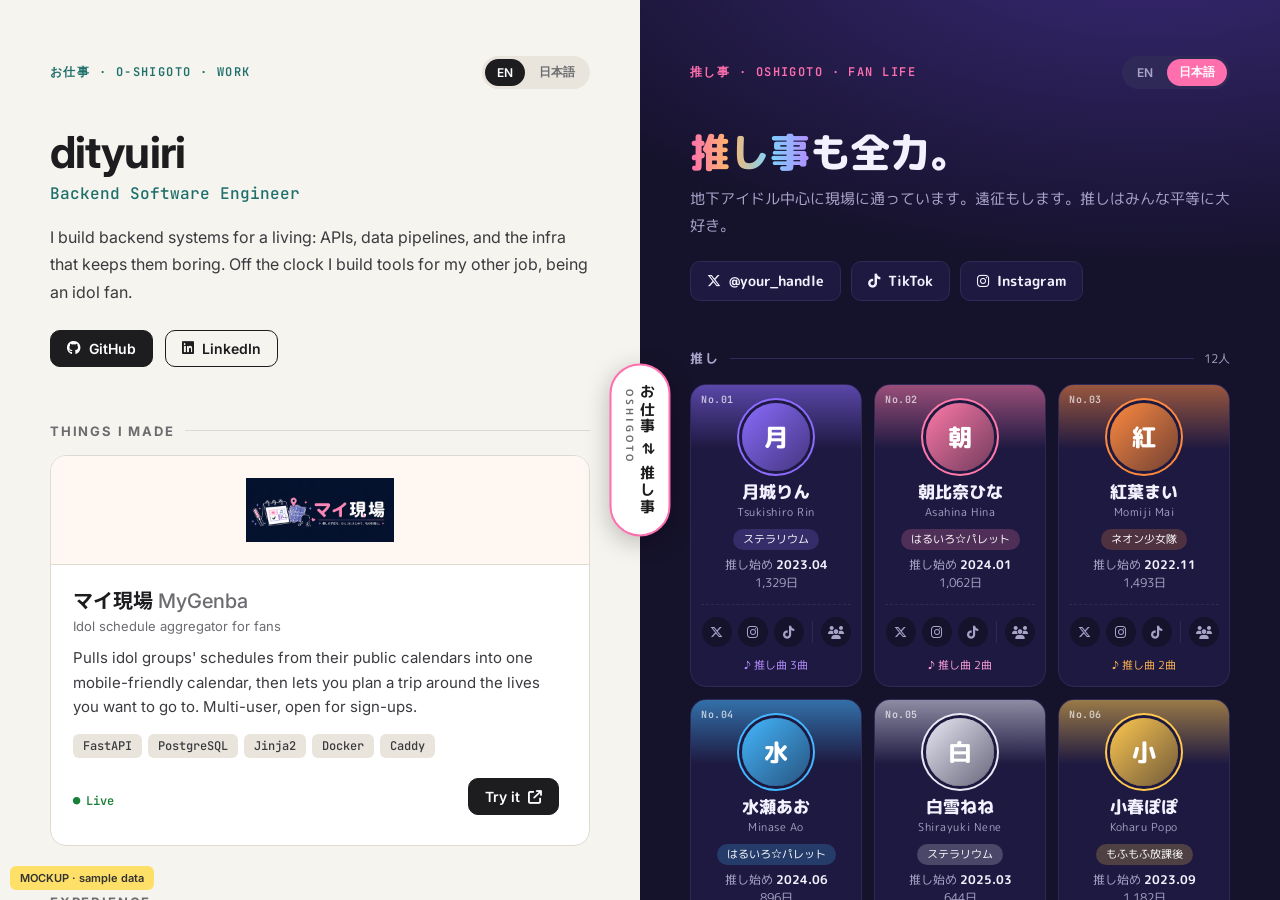
<file: mockups/index.html>
<!doctype html>
<html lang="en">
<head>
<meta charset="utf-8">
<meta name="viewport" content="width=device-width, initial-scale=1">
<title>dityuiri · おしごと</title>
<link rel="preconnect" href="https://fonts.googleapis.com">
<link href="https://fonts.googleapis.com/css2?family=JetBrains+Mono:wght@400;600&family=Inter:wght@400;500;700&family=M+PLUS+Rounded+1c:wght@400;500;700;800&family=Noto+Sans+JP:wght@400;500;700&display=swap" rel="stylesheet">
<link rel="stylesheet" href="https://cdnjs.cloudflare.com/ajax/libs/font-awesome/6.5.2/css/all.min.css">
<style>
/* MOCKUP: static data, no backend. Each side has its own fixed palette on
   purpose: the contrast between the two halves is the concept. */
:root {
  --w-bg: #f6f4ef; --w-ink: #1d1d1f; --w-mute: #6b6b70; --w-line: #dedad2;
  --w-accent: #1f6f6b; --w-card: #ffffff;
  --f-bg: #15122b; --f-bg2: #1e1940; --f-ink: #f4f1ff; --f-mute: #a9a3c9;
  --f-line: #2f2958; --f-accent: #ff6fae;
  --seam: 56px;
}
* { box-sizing: border-box; }
html, body { margin: 0; height: 100%; }
body { background: var(--w-bg); font-family: Inter, "Noto Sans JP", system-ui, sans-serif; }
a { color: inherit; }

/* ---------- layout ---------- */
.split { display: flex; height: 100vh; }
.panel { flex: 1 1 0; overflow-y: auto; transition: flex-grow .35s ease; min-width: 0; }
.split:has(.work:hover) .work, .split:has(.fan:hover) .fan { flex-grow: 1.25; }
.inner { max-width: 620px; margin: 0 auto; padding: 56px 40px 80px; }

.seam {
  position: fixed; left: 50%; top: 50%; transform: translate(-50%, -50%);
  z-index: 5; pointer-events: none; transition: left .35s ease;
}
.split:has(.work:hover) ~ .seam { left: 55.5%; }
.split:has(.fan:hover) ~ .seam { left: 44.5%; }
.seam-badge {
  writing-mode: vertical-rl; background: #fff; color: #1d1d1f; border-radius: 999px;
  padding: 18px 10px; font: 700 15px "M PLUS Rounded 1c", sans-serif; letter-spacing: .15em;
  box-shadow: 0 6px 24px rgba(0,0,0,.25); border: 2px solid var(--f-accent);
}
.seam-badge small { display: block; font-size: 10px; color: var(--w-mute); letter-spacing: .3em; margin-top: 6px; }

/* mobile tabs */
.tabs { display: none; }
@media (max-width: 820px) {
  .seam { display: none; }
  .split { display: block; height: auto; }
  .panel { overflow: visible; min-height: 100vh; }
  .panel[hidden-m] { display: none; }
  .inner { padding: 28px 16px 64px; }
  .tabs {
    display: flex; position: sticky; top: 0; z-index: 10; background: #fff;
    border-bottom: 1px solid var(--w-line);
  }
  .tabs button {
    flex: 1; border: 0; background: none; padding: 14px 0 12px; font: 700 15px "M PLUS Rounded 1c", sans-serif;
    color: var(--w-mute); border-bottom: 3px solid transparent; cursor: pointer;
  }
  .tabs button.on[data-t=work] { color: var(--w-accent); border-color: var(--w-accent); }
  .tabs button.on[data-t=fan] { color: #c2367a; border-color: var(--f-accent); }
  .tabs button small { display: block; font: 500 10px Inter, sans-serif; letter-spacing: .1em; }
}

/* ---------- shared bits ---------- */
.topbar { display: flex; justify-content: space-between; align-items: center; margin-bottom: 40px; }
.kicker { font: 600 12px "JetBrains Mono", monospace; letter-spacing: .12em; text-transform: uppercase; }
.lang { display: inline-flex; border-radius: 999px; padding: 3px; gap: 2px; }
.lang button { border: 0; border-radius: 999px; padding: 5px 12px; font: 600 12px Inter, sans-serif; cursor: pointer; background: none; }
h2 { font-size: 13px; letter-spacing: .14em; text-transform: uppercase; margin: 48px 0 16px; display: flex; align-items: center; gap: 10px; }
h2::after { content: ""; flex: 1; height: 1px; }
.chip { display: inline-block; font: 500 12px "JetBrains Mono", monospace; padding: 4px 10px; border-radius: 6px; margin: 0 6px 6px 0; }
.btn { display: inline-flex; align-items: center; gap: 8px; text-decoration: none; font-weight: 600; font-size: 14px; padding: 9px 16px; border-radius: 10px; }

/* ---------- WORK ---------- */
.work { background: var(--w-bg); color: var(--w-ink); }
.work .kicker { color: var(--w-accent); }
.work .lang { background: #e9e5dc; }
.work .lang button { color: var(--w-mute); }
.work .lang button.on { background: var(--w-ink); color: #fff; }
.work h1 { font: 700 44px/1.05 Inter, "Noto Sans JP", sans-serif; letter-spacing: -.02em; margin: 0 0 8px; }
.work .role { font: 500 16px "JetBrains Mono", monospace; color: var(--w-accent); margin: 0 0 20px; }
.work .bio { font-size: 16px; line-height: 1.7; color: #3a3a3f; margin: 0 0 24px; }
.work h2 { color: var(--w-mute); }
.work h2::after { background: var(--w-line); }
.work .btn { border: 1.5px solid var(--w-ink); color: var(--w-ink); margin: 0 8px 8px 0; }
.work .btn.primary { background: var(--w-ink); color: #fff; }
.work .chip { background: #e9e5dc; color: #3a3a3f; }

.proj { background: var(--w-card); border: 1px solid var(--w-line); border-radius: 16px; overflow: hidden; }
.proj-logo { background: #fff7f2; display: flex; justify-content: center; padding: 22px; border-bottom: 1px solid var(--w-line); }
.proj-logo img { height: 64px; }
.proj-body { padding: 20px 22px 22px; }
.proj-body h3 { margin: 0 0 4px; font-size: 20px; }
.proj-body .sub { color: var(--w-mute); font-size: 13px; margin-bottom: 12px; }
.proj-body p { margin: 0 0 14px; line-height: 1.65; color: #3a3a3f; font-size: 15px; }
.proj-body .row { display: flex; justify-content: space-between; align-items: center; flex-wrap: wrap; gap: 10px; }
.status { font: 600 12px "JetBrains Mono", monospace; color: #1a7f37; }
.status::before { content: "●"; margin-right: 6px; }

.tl { list-style: none; margin: 0; padding: 0; }
.tl li { display: grid; grid-template-columns: 112px 1fr; gap: 16px; padding: 16px 0; border-bottom: 1px dashed var(--w-line); }
.tl .when { font: 500 13px "JetBrains Mono", monospace; color: var(--w-mute); padding-top: 2px; }
.tl .what b { display: block; font-size: 16px; }
.tl .what span { color: var(--w-mute); font-size: 14px; }
.tl .what p { margin: 6px 0 0; font-size: 14px; line-height: 1.6; color: #3a3a3f; }
@media (max-width: 480px) { .tl li { grid-template-columns: 1fr; gap: 4px; } }

/* ---------- FAN ---------- */
.fan {
  background: radial-gradient(1200px 600px at 80% -10%, #3b2a7a 0%, transparent 60%), var(--f-bg);
  color: var(--f-ink); font-family: "M PLUS Rounded 1c", "Noto Sans JP", sans-serif;
}
.fan .kicker { color: var(--f-accent); }
.fan .lang { background: var(--f-line); }
.fan .lang button { color: var(--f-mute); }
.fan .lang button.on { background: var(--f-accent); color: #fff; }
.fan h1 { font: 800 40px/1.15 "M PLUS Rounded 1c", sans-serif; margin: 0 0 10px; }
.fan h1 .grad { background: linear-gradient(90deg, #ff6fae, #ffb86b, #7cd4ff, #b48cff); -webkit-background-clip: text; background-clip: text; color: transparent; }
.fan .bio { color: var(--f-mute); line-height: 1.8; margin: 0 0 22px; font-size: 15px; }
.fan h2 { color: var(--f-mute); font-family: "M PLUS Rounded 1c", sans-serif; }
.fan h2::after { background: var(--f-line); }
.sns { display: flex; gap: 10px; flex-wrap: wrap; }
.sns a { background: var(--f-bg2); border: 1px solid var(--f-line); color: var(--f-ink); }
.sns a:hover { border-color: var(--f-accent); }

.h2row { display: flex; align-items: center; gap: 10px; margin: 48px 0 16px; }
.h2row h2 { margin: 0; flex: 1; }
.count { font-size: 12px; color: var(--f-mute); }

/* 10-12 cards: compact enough for 3 columns in the half panel, 2 on phones */
.oshis { display: grid; grid-template-columns: repeat(auto-fill, minmax(150px, 1fr)); gap: 12px; }
@media (max-width: 480px) { .oshis { grid-template-columns: 1fr 1fr; gap: 10px; } }
.oshi {
  --mc: #ff6fae; position: relative; background: var(--f-bg2); border: 1px solid var(--f-line);
  border-radius: 16px; padding: 18px 10px 12px; text-align: center; overflow: hidden;
  transition: transform .2s, box-shadow .2s;
}
/* card serial like a trading card (トレカ), not a podium position */
.oshi .no {
  position: absolute; top: 8px; left: 10px; z-index: 1; font: 600 10px "JetBrains Mono", monospace;
  letter-spacing: .06em; color: rgba(255,255,255,.7);
}
.oshi::before { content: ""; position: absolute; inset: 0 0 auto; height: 64px; background: linear-gradient(180deg, color-mix(in srgb, var(--mc) 55%, transparent), transparent); }
.oshi:hover { transform: translateY(-3px); box-shadow: 0 10px 30px color-mix(in srgb, var(--mc) 35%, transparent); }
.avatar {
  position: relative; width: 68px; height: 68px; border-radius: 50%; margin: 0 auto 8px;
  display: grid; place-items: center; font: 800 24px "M PLUS Rounded 1c", sans-serif; color: #fff;
  background: linear-gradient(135deg, var(--mc), color-mix(in srgb, var(--mc) 40%, #15122b));
  box-shadow: 0 0 0 3px var(--f-bg2), 0 0 0 5px var(--mc);
}
.oshi .nm { position: relative; font-weight: 800; font-size: 17px; }
.oshi .rm { font-size: 11px; color: var(--f-mute); letter-spacing: .05em; }
.oshi .grp { display: inline-block; margin: 8px 0 6px; font-size: 11px; padding: 2px 10px; border-radius: 999px; background: color-mix(in srgb, var(--mc) 22%, transparent); color: #fff; }
.oshi .since { font-size: 12px; color: var(--f-mute); line-height: 1.5; }
.oshi .since b { color: var(--f-ink); }
.oshi .links { display: flex; justify-content: center; gap: 6px; margin-top: 12px; padding-top: 12px; border-top: 1px dashed var(--f-line); }
.oshi .links a { width: 30px; height: 30px; border-radius: 50%; display: grid; place-items: center; font-size: 13px; background: var(--f-bg); color: var(--f-mute); text-decoration: none; }
.oshi .links a:hover { color: #fff; background: var(--mc); }
.oshi .links .sep { width: 1px; background: var(--f-line); margin: 4px 2px; }
.oshi .songs-link { display: block; margin-top: 10px; font-size: 11px; color: var(--mc); text-decoration: none; filter: brightness(1.3); }

/* 推し曲: one section per group that has an oshi, songs in a sideways row */
/* 推し曲: one tab per group that has an oshi, only the picked group is shown */
.gtabs { display: flex; flex-wrap: wrap; gap: 6px; padding-bottom: 8px; margin-bottom: 4px; scrollbar-width: thin; scrollbar-color: var(--f-line) transparent; }
.gtabs button {
  flex: none; display: inline-flex; align-items: center; gap: 7px; border: 1px solid var(--f-line); background: var(--f-bg2);
  color: var(--f-mute); border-radius: 999px; padding: 7px 13px; font: 600 13px "M PLUS Rounded 1c", sans-serif; cursor: pointer;
}
.gtabs button .dot { width: 8px; height: 8px; border-radius: 50%; background: var(--gc); }
.gtabs button .n { font-size: 11px; opacity: .7; }
.gtabs button.on { color: #fff; border-color: var(--gc); background: color-mix(in srgb, var(--gc) 28%, var(--f-bg2)); }
.gpanel { border: 1px solid var(--f-line); border-radius: 16px; padding: 14px; background: color-mix(in srgb, var(--gc) 6%, transparent); scroll-margin-top: 64px; }
.gpanel-h { display: flex; align-items: center; gap: 10px; margin-bottom: 12px; }
.gpanel-h .mini { display: flex; }
.gpanel-h .mini span { width: 24px; height: 24px; border-radius: 50%; margin-left: -6px; border: 2px solid var(--f-bg); display: grid; place-items: center; font-size: 10px; font-weight: 800; color: #fff; }
.gpanel-h .mini span:first-child { margin-left: 0; }
.gpanel-h .who { font-size: 12px; color: var(--f-mute); }
.gpanel-h a { margin-left: auto; color: var(--f-mute); font-size: 13px; text-decoration: none; display: inline-flex; gap: 6px; align-items: center; }
.gpanel-h a:hover { color: var(--f-ink); }
@media (max-width: 480px) { .gtabs { flex-wrap: nowrap; overflow-x: auto; } }
.sgrid { display: grid; grid-template-columns: repeat(auto-fill, minmax(220px, 1fr)); gap: 10px; }
.song { background: var(--f-bg2); border: 1px solid var(--f-line); border-radius: 14px; padding: 12px; display: flex; flex-direction: column; }
.song .top { display: flex; gap: 10px; align-items: center; margin-bottom: 8px; }
.jacket { flex: none; width: 56px; height: 56px; border-radius: 8px; display: grid; place-items: center; color: rgba(255,255,255,.9); font-size: 18px; position: relative; overflow: hidden; }
.jacket::after { content: ""; position: absolute; inset: 0; background: repeating-linear-gradient(45deg, rgba(255,255,255,.06) 0 6px, transparent 6px 12px); }
.song .t { font-weight: 800; font-size: 14px; line-height: 1.35; }
.song .meta { font-size: 11px; color: var(--f-mute); margin-top: 2px; }
.song .cm { font-size: 13px; line-height: 1.6; margin: 0 0 8px; flex: 1; }
.song .pt { display: inline-flex; gap: 6px; align-items: center; font-size: 11px; padding: 3px 8px; border-radius: 8px; margin-bottom: 10px; align-self: flex-start; }
.song .acts { display: flex; gap: 6px; }
.song .acts a { font-size: 12px; padding: 6px 10px; border-radius: 8px; background: var(--f-bg); border: 1px solid var(--f-line); color: var(--f-ink); text-decoration: none; display: inline-flex; gap: 6px; align-items: center; }
.song .acts a.tc { background: var(--f-accent); border-color: var(--f-accent); color: #fff; }
.song.empty { border-style: dashed; background: none; color: var(--f-mute); font-size: 13px; justify-content: center; align-items: center; min-height: 120px; }

.foot { margin-top: 56px; text-align: center; font-size: 12px; color: var(--f-mute); }
.foot a { color: var(--f-accent); }
.mock-note { position: fixed; bottom: 10px; left: 10px; z-index: 20; background: #ffde59; color: #1d1d1f; font: 600 11px Inter, sans-serif; padding: 5px 10px; border-radius: 6px; opacity: .9; }
</style>
</head>
<body>

<nav class="tabs" aria-label="Sides">
  <button data-t="work" class="on">お仕事<small>WORK</small></button>
  <button data-t="fan">推し事<small>FAN LIFE</small></button>
</nav>

<div class="split">
  <!-- ===================== WORK ===================== -->
  <section class="panel work" id="work">
    <div class="inner">
      <div class="topbar">
        <span class="kicker">お仕事 · o-shigoto · work</span>
        <div class="lang" data-panel="work">
          <button data-l="en" class="on">EN</button><button data-l="ja">日本語</button>
        </div>
      </div>

      <h1>dityuiri</h1>
      <p class="role" data-i="role"></p>
      <p class="bio" data-i="bio"></p>
      <div>
        <a class="btn primary" href="https://github.com/dityuiri"><i class="fa-brands fa-github"></i> GitHub</a>
        <a class="btn" href="#"><i class="fa-brands fa-linkedin"></i> LinkedIn</a>
      </div>

      <h2 data-i="h_projects"></h2>
      <article class="proj">
        <div class="proj-logo"><img src="assets/mygenba_logo.png" alt="マイ現場 MyGenba"></div>
        <div class="proj-body">
          <h3>マイ現場 <span style="font-weight:500;color:var(--w-mute)">MyGenba</span></h3>
          <div class="sub" data-i="mg_sub"></div>
          <p data-i="mg_blurb"></p>
          <div style="margin-bottom:14px">
            <span class="chip">FastAPI</span><span class="chip">PostgreSQL</span><span class="chip">Jinja2</span><span class="chip">Docker</span><span class="chip">Caddy</span>
          </div>
          <div class="row">
            <span class="status" data-i="mg_status"></span>
            <a class="btn primary" href="https://mygenba.dityuiri.my.id"><span data-i="try"></span> <i class="fa-solid fa-arrow-up-right-from-square"></i></a>
          </div>
        </div>
      </article>

      <h2 data-i="h_exp"></h2>
      <ul class="tl" id="timeline"></ul>

      <h2 data-i="h_stack"></h2>
      <div>
        <span class="chip">Go</span><span class="chip">Python</span><span class="chip">PostgreSQL</span><span class="chip">Redis</span><span class="chip">Kafka</span><span class="chip">Kubernetes</span><span class="chip">GitOps</span><span class="chip">Docker</span>
      </div>
    </div>
  </section>

  <!-- ===================== FAN ===================== -->
  <section class="panel fan" id="fan" hidden-m>
    <div class="inner">
      <div class="topbar">
        <span class="kicker">推し事 · oshigoto · fan life</span>
        <div class="lang" data-panel="fan">
          <button data-l="en">EN</button><button data-l="ja" class="on">日本語</button>
        </div>
      </div>

      <h1 data-i="fan_title"></h1>
      <p class="bio" data-i="fan_bio"></p>
      <div class="sns">
        <a class="btn" href="#"><i class="fa-brands fa-x-twitter"></i> @your_handle</a>
        <a class="btn" href="#"><i class="fa-brands fa-tiktok"></i> TikTok</a>
        <a class="btn" href="#"><i class="fa-brands fa-instagram"></i> Instagram</a>
      </div>

      <div class="h2row">
        <h2 data-i="h_oshi"></h2>
        <span class="count" id="ocount"></span>
      </div>
      <div class="oshis" id="oshis"></div>

      <h2 data-i="h_songs" id="songs-h"></h2>
      <div class="gtabs" id="gtabs"></div>
      <div id="songs"></div>

      <p class="foot"><span data-i="foot"></span> <a href="https://mygenba.dityuiri.my.id">マイ現場</a></p>
    </div>
  </section>
</div>

<div class="seam" aria-hidden="true"><div class="seam-badge">お仕事 ⇄ 推し事<small>OSHIGOTO</small></div></div>
<div class="mock-note">MOCKUP · sample data</div>

<script>
/* ---------------- sample data (would come from the DB) ---------------- */
const T = {
  work: {
    en: {
      role: "Backend Software Engineer",
      bio: "I build backend systems for a living: APIs, data pipelines, and the infra that keeps them boring. Off the clock I build tools for my other job, being an idol fan.",
      h_projects: "Things I made", mg_sub: "Idol schedule aggregator for fans",
      mg_blurb: "Pulls idol groups' schedules from their public calendars into one mobile-friendly calendar, then lets you plan a trip around the lives you want to go to. Multi-user, open for sign-ups.",
      mg_status: "Live", try: "Try it", h_exp: "Experience", h_stack: "Day-to-day stack",
    },
    ja: {
      role: "バックエンドエンジニア",
      bio: "本業はバックエンド開発。API、データパイプライン、そしてそれを安定して動かすインフラを作っています。仕事の外では、もうひとつのおしごと(オタク活動)のためのツールを作っています。",
      h_projects: "作ったもの", mg_sub: "アイドルファンのためのスケジュール集約アプリ",
      mg_blurb: "アイドルグループの公開カレンダーからスケジュールを集めて、スマホで見やすいひとつのカレンダーに。行きたい現場を選んで遠征プランも作れます。マルチユーザー対応、登録受付中。",
      mg_status: "公開中", try: "使ってみる", h_exp: "経歴", h_stack: "よく使う技術",
    },
  },
  fan: {
    ja: {
      fan_title: '<span class="grad">推し事</span>も全力。',
      fan_bio: "地下アイドル中心に現場に通っています。遠征もします。推しはみんな平等に大好き。",
      h_oshi: "推し", h_songs: "推し曲", count: n => `${n}人`, empty: "準備中…", grp_x: "公式X",
      since: "推し始め", days: "日", songs_n: n => n ? `♪ 推し曲 ${n}曲` : "♪ 推し曲",
      tc: "配信で聴く", mv: "MV", foot: "現場の予定は",
    },
    en: {
      fan_title: 'Fan life, <span class="grad">full power.</span>',
      fan_bio: "I go to underground idol lives, and travel for them too. I love all my oshi equally.",
      h_oshi: "Oshi", h_songs: "Favorite songs", count: n => `${n} oshi`, empty: "Coming soon…", grp_x: "Official X",
      since: "Since", days: " days", songs_n: n => n ? `♪ ${n} favorite song${n > 1 ? "s" : ""}` : "♪ Songs",
      tc: "Listen", mv: "MV", foot: "My live schedule lives on",
    },
  },
};

const timeline = [
  { from: "2022", to: { en: "now", ja: "現在" }, title: { en: "Backend Engineer", ja: "バックエンドエンジニア" },
    org: { en: "Property-tech platform · Southeast Asia", ja: "不動産テック企業・東南アジア" },
    note: { en: "Search, listings and alerting services at multi-country scale.", ja: "複数国展開の検索・物件・通知サービスを担当。" } },
  { from: "2019", to: "2022", title: { en: "Software Engineer", ja: "ソフトウェアエンジニア" },
    org: { en: "Fintech startup · Indonesia", ja: "フィンテック系スタートアップ・インドネシア" },
    note: { en: "Payments backend and internal tooling.", ja: "決済バックエンドと社内ツール開発。" } },
  { from: "2017", to: "2019", title: { en: "Junior Developer", ja: "ジュニア開発者" },
    org: { en: "E-commerce company · Indonesia", ja: "EC企業・インドネシア" },
    note: { en: "Where it started.", ja: "ここから始まりました。" } },
];

/* group order on the page = order their first oshi appears in */
const groups = {
  stella: { ja: "ステラリウム", en: "Stellarium", c: "#8b6cff" },
  haru: { ja: "はるいろ☆パレット", en: "Haruiro Palette", c: "#ff7aa8" },
  neon: { ja: "ネオン少女隊", en: "Neon Shoujo-tai", c: "#ff8a3d" },
  mofu: { ja: "もふもふ放課後", en: "Mofumofu Houkago", c: "#ffc94d" },
  kuro: { ja: "黒薔薇ノクターン", en: "Kurobara Nocturne", c: "#d14b6a" },
  sora: { ja: "空色サイダー", en: "Sorairo Cider", c: "#4fd1e8" },
  mint: { ja: "ミントチョコ症候群", en: "Mint Choco Syndrome", c: "#6fe3c1" },
};
/* fixed order = sort_order from the admin; the No. is just that position */
const oshis = [
  { ja: "月城りん", rm: "Tsukishiro Rin", g: "stella", c: "#8b6cff", since: "2023-04-16" },
  { ja: "朝比奈ひな", rm: "Asahina Hina", g: "haru", c: "#ff7aa8", since: "2024-01-08" },
  { ja: "紅葉まい", rm: "Momiji Mai", g: "neon", c: "#ff8a3d", since: "2022-11-03" },
  { ja: "水瀬あお", rm: "Minase Ao", g: "haru", c: "#43b8ff", since: "2024-06-22" },
  { ja: "白雪ねね", rm: "Shirayuki Nene", g: "stella", c: "#e9e9f5", since: "2025-03-01" },
  { ja: "小春ぽぽ", rm: "Koharu Popo", g: "mofu", c: "#ffc94d", since: "2023-09-10" },
  { ja: "夜宵くろえ", rm: "Yayoi Kuroe", g: "kuro", c: "#d14b6a", since: "2024-03-30" },
  { ja: "天音そら", rm: "Amane Sora", g: "sora", c: "#4fd1e8", since: "2024-10-05" },
  { ja: "若葉みどり", rm: "Wakaba Midori", g: "neon", c: "#3ecf8e", since: "2025-08-10" },
  { ja: "綿貫もも", rm: "Watanuki Momo", g: "mofu", c: "#ffa0c8", since: "2025-01-19" },
  { ja: "星河ゆめ", rm: "Hoshikawa Yume", g: "sora", c: "#b48cff", since: "2025-05-24" },
  { ja: "薄荷ちょこ", rm: "Hakka Choco", g: "mint", c: "#6fe3c1", since: "2025-09-14" },
];
const S = (g, ja, rm, y, c1, c2, cm, pt, mv) => ({ g, ja, rm, y, c1, c2, cm, pt, mv });
const songs = [
  S("stella", "銀河の端で待ってて", "Ginga no Hashi de Mattete", 2024, "#8b6cff", "#2a1f66",
    { ja: "ライブで一番エモくなる曲。ラスサビのコール必聴。", en: "The one that hits hardest live. The last-chorus call is a must." },
    { ja: "りんの落ちサビ 2:48", en: "Rin's quiet solo at 2:48" }, true),
  S("stella", "スノードーム", "Snow Dome", 2025, "#e9e9f5", "#8b6cff",
    { ja: "冬になると毎日聴いてる。", en: "On repeat every winter." },
    { ja: "ねねの歌い出し", en: "Nene opens the song" }, false),
  S("stella", "プラネタリウム・ダイアリー", "Planetarium Diary", 2023, "#5a48c9", "#1b1640",
    { ja: "デビュー曲。原点。", en: "Their debut song. Where it all began." }, null, true),
  S("haru", "ハッピーエンドしか知らない", "Happy End Shika Shiranai", 2025, "#ff7aa8", "#43b8ff",
    { ja: "初見でも絶対楽しい。現場デビューにおすすめ。", en: "Fun even on your first time. Great first-live song." },
    { ja: "ひな×あおのハモり 1:12", en: "Hina × Ao harmony at 1:12" }, true),
  S("haru", "春色パレット", "Haruiro Palette", 2024, "#ffb3cf", "#ff7aa8",
    { ja: "グループ名を冠した曲。", en: "The group's name song." }, null, false),
  S("neon", "午前零時のネオンサイン", "Gozen Reiji no Neon Sign", 2023, "#ff8a3d", "#3ecf8e",
    { ja: "イントロで沸く。ネオンの代表曲。", en: "The crowd goes off at the intro. Their signature song." }, null, false),
  S("neon", "グリーンライト", "Green Light", 2025, "#3ecf8e", "#14532d",
    { ja: "みどり加入後の新曲。", en: "First single after Midori joined." },
    { ja: "みどりのラップパート", en: "Midori's rap part" }, true),
  S("mofu", "放課後マシュマロ", "Houkago Marshmallow", 2024, "#ffc94d", "#ffa0c8",
    { ja: "ふわふわなのに振りが激しい。", en: "Fluffy song, intense choreo." },
    { ja: "ぽぽ×ももの手つなぎ振り", en: "Popo × Momo hand-holding choreo" }, true),
  S("kuro", "月下のレクイエム", "Gekka no Requiem", 2024, "#d14b6a", "#1a0b14",
    { ja: "ヘドバン必至。", en: "Headbanging guaranteed." },
    { ja: "くろえのシャウト 3:05", en: "Kuroe's scream at 3:05" }, true),
  S("kuro", "黒薔薇協奏曲", "Kurobara Concerto", 2025, "#7a1f3a", "#d14b6a",
    { ja: "ライブ終盤の定番。", en: "A late-setlist staple." }, null, false),
  S("sora", "サイダー・ブルー", "Cider Blue", 2025, "#4fd1e8", "#b48cff",
    { ja: "夏フェスで聴きたい。", en: "Made for summer festivals." },
    { ja: "そら×ゆめのユニゾン", en: "Sora × Yume unison" }, true),
];

/* ---------------- state + rendering ---------------- */
const lang = { work: "en", fan: "ja" };
const pick = (v, l) => (v && typeof v === "object" ? v[l] : v);
const pad = n => String(n).padStart(2, "0");

function renderText(panel) {
  const l = lang[panel], dict = T[panel][l];
  document.querySelectorAll(`#${panel} [data-i]`).forEach(el => { const v = dict[el.dataset.i]; if (typeof v === "string") el.innerHTML = v; });
  document.querySelectorAll(`.lang[data-panel=${panel}] button`).forEach(b => b.classList.toggle("on", b.dataset.l === l));
}

function renderTimeline() {
  const l = lang.work;
  document.getElementById("timeline").innerHTML = timeline.map(e => `
    <li><div class="when">${e.from} – ${pick(e.to, l)}</div>
    <div class="what"><b>${e.title[l]}</b><span>${e.org[l]}</span><p>${e.note[l]}</p></div></li>`).join("");
}

function daysSince(d) { return Math.floor((Date.now() - new Date(d)) / 864e5); }
function fmtSince(d, l) {
  const [y, m] = d.split("-");
  return l === "ja" ? `${y}.${m}` : new Date(d).toLocaleDateString("en", { month: "short", year: "numeric" });
}

function renderOshis() {
  const l = lang.fan, t = T.fan[l];
  document.getElementById("ocount").textContent = t.count(oshis.length);
  document.getElementById("oshis").innerHTML = oshis.map((o, i) => {
    const g = groups[o.g], n = songs.filter(s => s.g === o.g).length;
    return `<article class="oshi" style="--mc:${o.c}">
      <span class="no">No.${pad(i + 1)}</span>
      <div class="avatar">${o.ja[0]}</div>
      <div class="nm">${l === "ja" ? o.ja : o.rm}</div>
      <div class="rm">${l === "ja" ? o.rm : o.ja}</div>
      <span class="grp">${g[l]}</span>
      <div class="since">${t.since} <b>${fmtSince(o.since, l)}</b><br>${daysSince(o.since).toLocaleString()}${t.days}</div>
      <div class="links">
        <a href="#" title="X"><i class="fa-brands fa-x-twitter"></i></a>
        <a href="#" title="Instagram"><i class="fa-brands fa-instagram"></i></a>
        <a href="#" title="TikTok"><i class="fa-brands fa-tiktok"></i></a>
        <span class="sep"></span>
        <a href="#" title="${t.grp_x}"><i class="fa-solid fa-users"></i></a>
      </div>
      <a class="songs-link" href="#songs-h" data-g="${o.g}">${t.songs_n(n)}</a>
    </article>`;
  }).join("");
}

let activeG = null;   // picked 推し曲 tab; defaults to the first group

function renderSongs() {
  const l = lang.fan, t = T.fan[l];
  const order = [...new Set(oshis.map(o => o.g))];   // only groups that have an oshi
  if (!order.includes(activeG)) activeG = order[0];
  document.getElementById("gtabs").innerHTML = order.map(k => `
    <button data-g="${k}" class="${k === activeG ? "on" : ""}" style="--gc:${groups[k].c}">
      <span class="dot"></span>${groups[k][l]}<span class="n">${songs.filter(s => s.g === k).length}</span>
    </button>`).join("");

  const k = activeG, g = groups[k], list = songs.filter(s => s.g === k);
  const members = oshis.filter(o => o.g === k);
  const tiles = list.length ? list.map(s => `
    <article class="song">
      <div class="top">
        <div class="jacket" style="background:linear-gradient(135deg,${s.c1},${s.c2})"><i class="fa-solid fa-music"></i></div>
        <div><div class="t">${l === "ja" ? s.ja : s.rm}</div><div class="meta">${s.y}${l === "en" ? ` · ${s.ja}` : ""}</div></div>
      </div>
      <p class="cm">${s.cm[l]}</p>
      ${s.pt ? `<div class="pt" style="background:color-mix(in srgb,${s.c1} 22%,transparent)"><i class="fa-solid fa-star"></i> ${s.pt[l]}</div>` : ""}
      <div class="acts">
        <a class="tc" href="#"><i class="fa-solid fa-headphones"></i> ${t.tc}</a>
        ${s.mv ? `<a href="#"><i class="fa-brands fa-youtube"></i> ${t.mv}</a>` : ""}
      </div>
    </article>`).join("") : `<div class="song empty">${t.empty}</div>`;
  document.getElementById("songs").innerHTML = `
    <div class="gpanel" style="--gc:${g.c}">
      <div class="gpanel-h">
        <span class="mini">${members.map(o => `<span style="background:${o.c}">${o.ja[0]}</span>`).join("")}</span>
        <span class="who">${members.map(o => (l === "ja" ? o.ja : o.rm.split(" ")[1])).join(" · ")}</span>
        <a href="#"><i class="fa-brands fa-x-twitter"></i> ${t.grp_x}</a>
      </div>
      <div class="sgrid">${tiles}</div>
    </div>`;
}

function renderWork() { renderText("work"); renderTimeline(); }
function renderFan() { renderText("fan"); renderOshis(); renderSongs(); }

/* ---------------- events ---------------- */
document.getElementById("gtabs").onclick = e => { const b = e.target.closest("button"); if (b) { activeG = b.dataset.g; renderSongs(); } };
document.getElementById("oshis").onclick = e => { const a = e.target.closest(".songs-link"); if (a) { activeG = a.dataset.g; renderSongs(); } };
document.querySelectorAll(".lang").forEach(box => box.addEventListener("click", e => {
  const b = e.target.closest("button"); if (!b) return;
  lang[box.dataset.panel] = b.dataset.l;
  box.dataset.panel === "work" ? renderWork() : renderFan();
}));
document.querySelectorAll(".tabs button").forEach(b => b.onclick = () => {
  document.querySelectorAll(".tabs button").forEach(x => x.classList.toggle("on", x === b));
  document.getElementById("work").toggleAttribute("hidden-m", b.dataset.t !== "work");
  document.getElementById("fan").toggleAttribute("hidden-m", b.dataset.t !== "fan");
  window.scrollTo(0, 0);
});

renderWork(); renderFan();
</script>
</body>
</html>
</file>
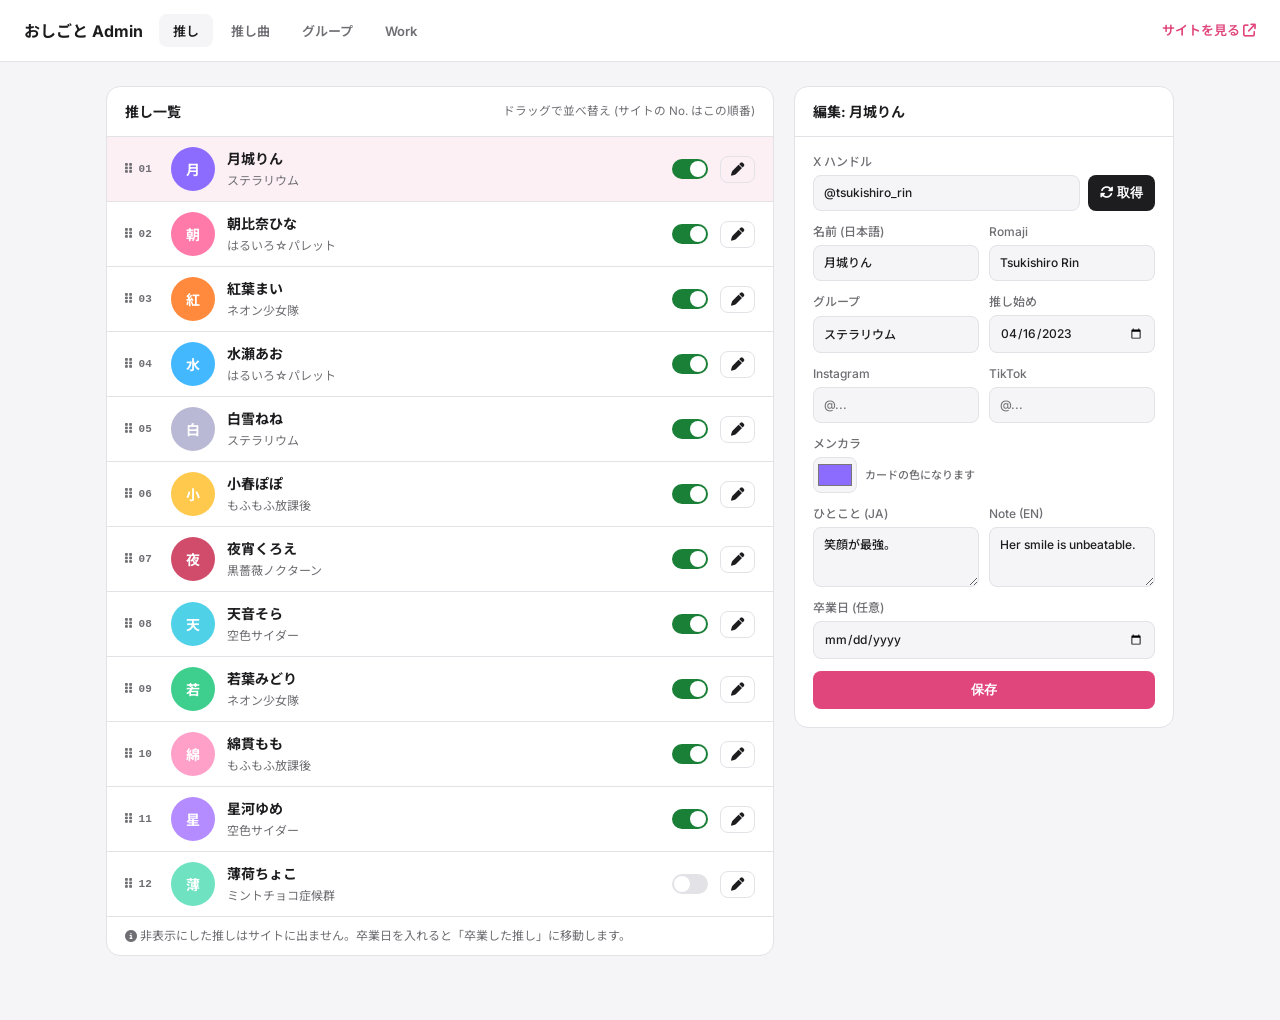
<file: mockups/admin.html>
<!doctype html>
<html lang="ja">
<head>
<meta charset="utf-8">
<meta name="viewport" content="width=device-width, initial-scale=1">
<title>Oshigoto Admin</title>
<link href="https://fonts.googleapis.com/css2?family=Inter:wght@400;500;700&family=Noto+Sans+JP:wght@400;500;700&display=swap" rel="stylesheet">
<link rel="stylesheet" href="https://cdnjs.cloudflare.com/ajax/libs/font-awesome/6.5.2/css/all.min.css">
<style>
/* MOCKUP: the admin lives behind Caddy basic_auth at /admin. */
:root { --bg: #f5f5f7; --card: #fff; --ink: #1d1d1f; --mute: #6e6e73; --line: #e2e2e7; --acc: #e0457b; --ok: #1a7f37; }
@media (prefers-color-scheme: dark) {
  :root:not([data-theme="light"]) { --bg: #141416; --card: #1f1f23; --ink: #f2f2f5; --mute: #9a9aa3; --line: #34343a; }
}
* { box-sizing: border-box; }
body { margin: 0; background: var(--bg); color: var(--ink); font: 14px/1.5 Inter, "Noto Sans JP", sans-serif; }
header { display: flex; align-items: center; gap: 16px; padding: 14px 24px; background: var(--card); border-bottom: 1px solid var(--line); position: sticky; top: 0; z-index: 2; }
header b { font-size: 16px; }
nav { display: flex; gap: 4px; }
nav button { border: 0; background: none; padding: 7px 14px; border-radius: 8px; font: 600 13px Inter, "Noto Sans JP", sans-serif; color: var(--mute); cursor: pointer; }
nav button.on { background: var(--bg); color: var(--ink); }
header .view { margin-left: auto; color: var(--acc); text-decoration: none; font-weight: 600; font-size: 13px; }
main { max-width: 1100px; margin: 0 auto; padding: 24px 16px 64px; display: grid; grid-template-columns: 1fr 380px; gap: 20px; align-items: start; }
@media (max-width: 860px) { main { grid-template-columns: 1fr; } }
.card { background: var(--card); border: 1px solid var(--line); border-radius: 14px; }
.card h3 { margin: 0; padding: 14px 18px; border-bottom: 1px solid var(--line); font-size: 14px; display: flex; justify-content: space-between; align-items: center; }
.card h3 small { font-weight: 400; color: var(--mute); }
.row { display: grid; grid-template-columns: 34px 44px 1fr auto auto; gap: 12px; align-items: center; padding: 10px 18px; border-bottom: 1px solid var(--line); }
.row:last-child { border-bottom: 0; }
.row.sel { background: color-mix(in srgb, var(--acc) 8%, transparent); }
.row.drag { opacity: .4; }
.grip { color: var(--mute); cursor: grab; font: 600 11px ui-monospace, monospace; white-space: nowrap; }
.av { width: 44px; height: 44px; border-radius: 50%; display: grid; place-items: center; color: #fff; font-weight: 700; }
.row .n b { display: block; }
.row .n span { color: var(--mute); font-size: 12px; }
.sw { width: 36px; height: 20px; border-radius: 999px; background: var(--line); position: relative; cursor: pointer; border: 0; }
.sw::after { content: ""; position: absolute; top: 2px; left: 2px; width: 16px; height: 16px; border-radius: 50%; background: #fff; transition: left .15s; }
.sw.on { background: var(--ok); }
.sw.on::after { left: 18px; }
.edit { border: 1px solid var(--line); background: none; color: var(--ink); border-radius: 8px; padding: 5px 10px; cursor: pointer; }
.hint { padding: 10px 18px; color: var(--mute); font-size: 12px; border-top: 1px solid var(--line); }
form { padding: 16px 18px 18px; display: grid; gap: 12px; }
label { display: grid; gap: 4px; font-size: 12px; color: var(--mute); font-weight: 500; }
input, textarea { font: inherit; color: var(--ink); background: var(--bg); border: 1px solid var(--line); border-radius: 8px; padding: 8px 10px; width: 100%; }
textarea { min-height: 60px; resize: vertical; }
.two { display: grid; grid-template-columns: 1fr 1fr; gap: 10px; }
.fetch { display: flex; gap: 8px; }
.fetch input { flex: 1; }
.fetch button, .save { border: 0; background: var(--ink); color: var(--card); border-radius: 8px; padding: 8px 12px; font-weight: 600; cursor: pointer; white-space: nowrap; }
.save { background: var(--acc); color: #fff; padding: 10px; }
.fetched { display: flex; gap: 12px; align-items: center; padding: 10px; border-radius: 10px; background: color-mix(in srgb, var(--ok) 10%, transparent); color: var(--ok); font-size: 12px; }
.fetched .av, .fetched .jk { flex: none; }
.jk { width: 52px; height: 52px; border-radius: 8px; display: grid; place-items: center; color: #fff; }
.sub { font-size: 11px; color: var(--mute); margin-top: -6px; }
.color { display: flex; gap: 8px; align-items: center; }
.color input[type=color] { width: 44px; padding: 2px; height: 36px; }
[hidden] { display: none !important; }
</style>
</head>
<body>
<header>
  <b>おしごと Admin</b>
  <nav><button class="on" data-tab="oshi">推し</button><button data-tab="songs">推し曲</button><button data-tab="groups">グループ</button><button data-tab="work">Work</button></nav>
  <a class="view" href="index.html">サイトを見る <i class="fa-solid fa-arrow-up-right-from-square"></i></a>
</header>

<!-- ============ OSHI TAB ============ -->
<main data-pane="oshi">
  <section class="card">
    <h3>推し一覧 <small>ドラッグで並べ替え (サイトの No. はこの順番)</small></h3>
    <div id="list"></div>
    <div class="hint"><i class="fa-solid fa-circle-info"></i> 非表示にした推しはサイトに出ません。卒業日を入れると「卒業した推し」に移動します。</div>
  </section>

  <section class="card">
    <h3>編集: 月城りん</h3>
    <form onsubmit="return false">
      <label>X ハンドル
        <div class="fetch"><input value="@tsukishiro_rin"><button type="button" id="fx"><i class="fa-solid fa-rotate"></i> 取得</button></div>
      </label>
      <div class="fetched" id="fxres" hidden><div class="av" style="background:#8b6cff">月</div><div>アイコンと名前を取得しました。画像はサーバーに保存されます(毎日自動更新)。</div></div>
      <div class="two"><label>名前 (日本語)<input value="月城りん"></label><label>Romaji<input value="Tsukishiro Rin"></label></div>
      <div class="two"><label>グループ<input value="ステラリウム"></label><label>推し始め<input type="date" value="2023-04-16"></label></div>
      <div class="two"><label>Instagram<input placeholder="@..."></label><label>TikTok<input placeholder="@..."></label></div>
      <label>メンカラ<div class="color"><input type="color" value="#8b6cff"><span class="sub" style="margin:0">カードの色になります</span></div></label>
      <div class="two"><label>ひとこと (JA)<textarea>笑顔が最強。</textarea></label><label>Note (EN)<textarea>Her smile is unbeatable.</textarea></label></div>
      <label>卒業日 (任意)<input type="date"></label>
      <button class="save">保存</button>
    </form>
  </section>
</main>

<!-- ============ SONGS TAB ============ -->
<main data-pane="songs" hidden>
  <section class="card">
    <h3>推し曲 <small>推しがいるグループごとに表示</small></h3>
    <div id="slist"></div>
  </section>
  <section class="card">
    <h3>曲を追加</h3>
    <form onsubmit="return false">
      <label>TuneCore リンク (linkco.re)
        <div class="fetch"><input id="lc" placeholder="https://linkco.re/xxxxxxxx"><button type="button" id="flc"><i class="fa-solid fa-wand-magic-sparkles"></i> 自動入力</button></div>
      </label>
      <div class="sub">貼るだけでジャケット・タイトルを取得します</div>
      <div class="fetched" id="lcres" hidden><div class="jk" style="background:linear-gradient(135deg,#8b6cff,#2a1f66)"><i class="fa-solid fa-music"></i></div><div><b>銀河の端で待ってて</b><br>ステラリウム · 2024 · ジャケット保存済み</div></div>
      <div class="two"><label>タイトル<input id="st"></label><label>Romaji<input id="sr"></label></div>
      <div class="two"><label>グループ<input id="sg"></label><label>MV (YouTube)<input placeholder="https://youtu.be/..."></label></div>
      <div class="two"><label>コメント (JA)<textarea></textarea></label><label>Comment (EN)<textarea></textarea></label></div>
      <div class="two"><label>推しポイント (JA)<input placeholder="りんの落ちサビ 2:48"></label><label>Oshi point (EN)<input placeholder="Rin's solo at 2:48"></label></div>
      <button class="save">追加</button>
    </form>
  </section>
</main>

<main data-pane="groups" hidden><section class="card"><h3>グループ</h3><div class="hint" style="border:0">名前 (JA/EN)、公式X、公式サイト、マイ現場のグループとの紐付け</div></section></main>
<main data-pane="work" hidden><section class="card"><h3>Work</h3><div class="hint" style="border:0">Bio (EN/JA)、経歴 (会社名なしの説明文)、プロジェクト、技術スタック</div></section></main>

<script>
const oshis = [
  ["月城りん", "ステラリウム", "#8b6cff", true], ["朝比奈ひな", "はるいろ☆パレット", "#ff7aa8", true],
  ["紅葉まい", "ネオン少女隊", "#ff8a3d", true], ["水瀬あお", "はるいろ☆パレット", "#43b8ff", true],
  ["白雪ねね", "ステラリウム", "#b9b9d6", true], ["小春ぽぽ", "もふもふ放課後", "#ffc94d", true],
  ["夜宵くろえ", "黒薔薇ノクターン", "#d14b6a", true], ["天音そら", "空色サイダー", "#4fd1e8", true],
  ["若葉みどり", "ネオン少女隊", "#3ecf8e", true], ["綿貫もも", "もふもふ放課後", "#ffa0c8", true],
  ["星河ゆめ", "空色サイダー", "#b48cff", true], ["薄荷ちょこ", "ミントチョコ症候群", "#6fe3c1", false],
];
const list = document.getElementById("list");
function render() {
  list.innerHTML = oshis.map(([n, g, c, v], i) => `
    <div class="row ${i === 0 ? "sel" : ""}" draggable="true" data-i="${i}">
      <span class="grip"><i class="fa-solid fa-grip-vertical"></i> ${String(i + 1).padStart(2, "0")}</span>
      <div class="av" style="background:${c}">${n[0]}</div>
      <div class="n"><b>${n}</b><span>${g}</span></div>
      <button class="sw ${v ? "on" : ""}" data-i="${i}" title="表示"></button>
      <button class="edit"><i class="fa-solid fa-pen"></i></button>
    </div>`).join("");
}
render();
let from = null;
list.addEventListener("dragstart", e => { from = +e.target.dataset.i; e.target.classList.add("drag"); });
list.addEventListener("dragover", e => e.preventDefault());
list.addEventListener("drop", e => {
  const to = +e.target.closest(".row")?.dataset.i;
  if (from === null || isNaN(to)) return;
  oshis.splice(to, 0, oshis.splice(from, 1)[0]); from = null; render();
});
list.addEventListener("click", e => { const s = e.target.closest(".sw"); if (s) { oshis[s.dataset.i][3] ^= 1; render(); } });

document.getElementById("slist").innerHTML = [
  ["銀河の端で待ってて", "ステラリウム", "#8b6cff"], ["ハッピーエンドしか知らない", "はるいろ☆パレット", "#ff7aa8"],
  ["午前零時のネオンサイン", "ネオン少女隊", "#ff8a3d"], ["スノードーム", "ステラリウム", "#b9b9d6"],
].map(([t, g, c]) => `<div class="row" style="grid-template-columns:20px 44px 1fr auto">
  <i class="fa-solid fa-grip-vertical grip"></i><div class="av" style="background:${c};border-radius:8px"><i class="fa-solid fa-music"></i></div>
  <div class="n"><b>${t}</b><span>${g}</span></div><button class="edit"><i class="fa-solid fa-pen"></i></button></div>`).join("");

document.getElementById("fx").onclick = () => document.getElementById("fxres").hidden = false;
document.getElementById("flc").onclick = () => {
  document.getElementById("lc").value ||= "https://linkco.re/AbCd1234";
  document.getElementById("lcres").hidden = false;
  st.value = "銀河の端で待ってて"; sr.value = "Ginga no Hashi de Mattete"; sg.value = "ステラリウム";
};
document.querySelectorAll("nav button").forEach(b => b.onclick = () => {
  document.querySelectorAll("nav button").forEach(x => x.classList.toggle("on", x === b));
  document.querySelectorAll("main").forEach(m => m.hidden = m.dataset.pane !== b.dataset.tab);
});
</script>
</body>
</html>
</file>
